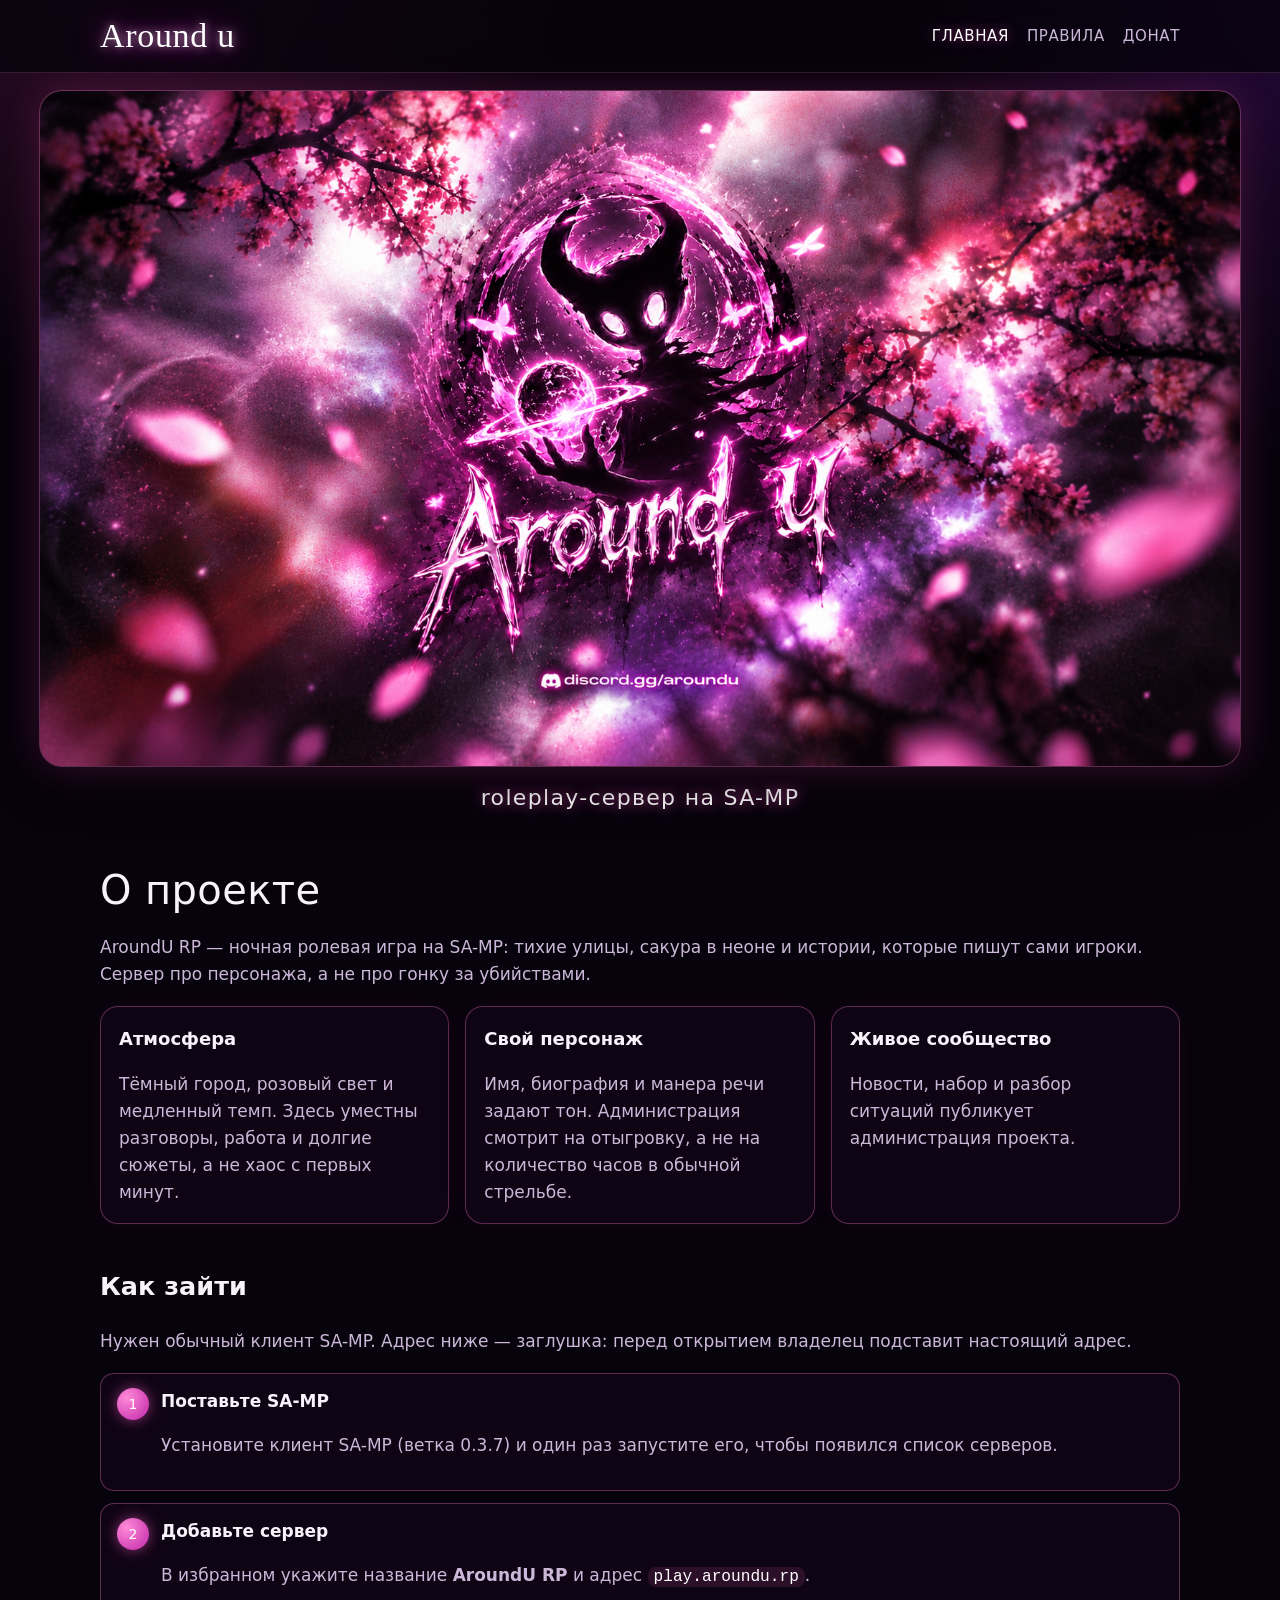
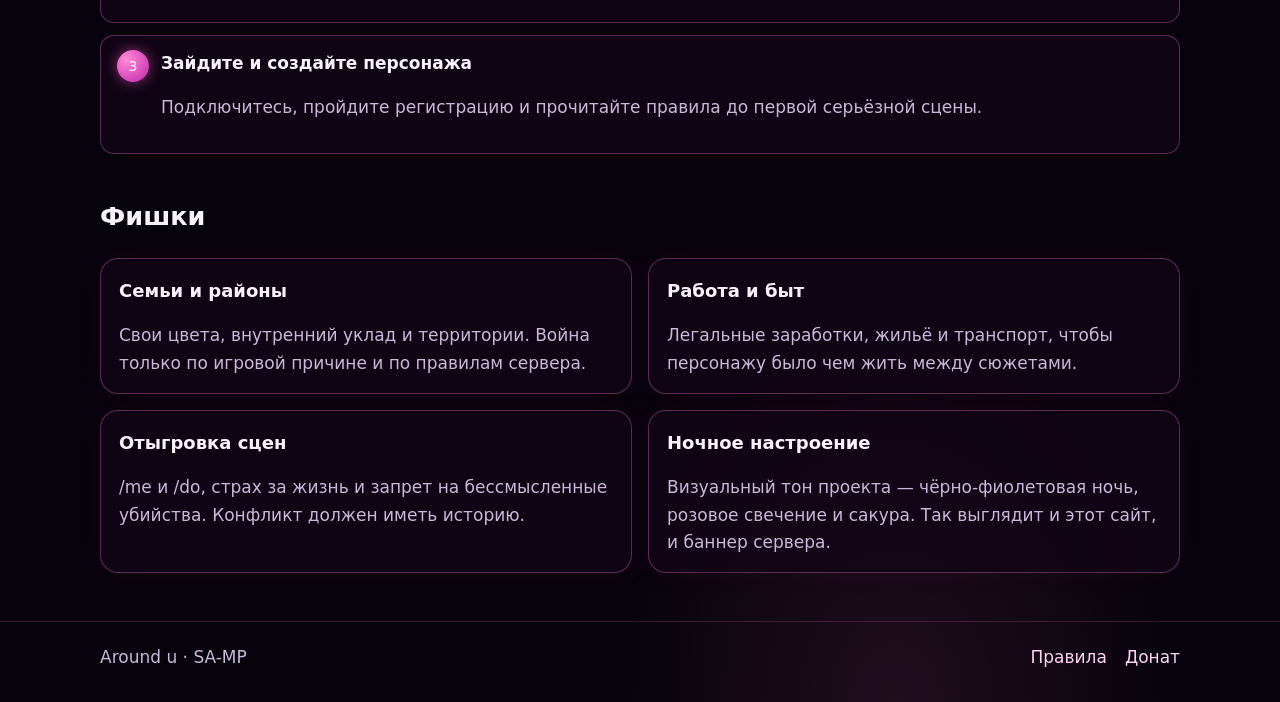
<file: index.html>
<!DOCTYPE html>
<html lang="ru">
<head>
  <meta charset="utf-8">
  <meta name="viewport" content="width=device-width, initial-scale=1">
  <title>AroundU RP — главная</title>
  <link rel="stylesheet" href="styles.css">
</head>
<body>
  <header class="site-header">
    <div class="wrap header-inner">
      <a class="wordmark" href="index.html">Around u</a>
      <nav class="nav" aria-label="Разделы">
        <a href="index.html" aria-current="page">Главная</a>
        <a href="rules.html">Правила</a>
        <a href="donate.html">Донат</a>
      </nav>
    </div>
  </header>

  <div class="hero" role="img" aria-label="Баннер Around u: ночь, сакура и неоновое свечение"></div>
  <p class="hero-caption">roleplay-сервер на SA-MP</p>

  <main>
    <section class="wrap section" id="about">
      <h1>О проекте</h1>
      <p class="lead">AroundU RP — ночная ролевая игра на SA-MP: тихие улицы, сакура в неоне и истории, которые пишут сами игроки. Сервер про персонажа, а не про гонку за убийствами.</p>
      <div class="grid grid-3">
        <article class="card">
          <h2>Атмосфера</h2>
          <p class="muted">Тёмный город, розовый свет и медленный темп. Здесь уместны разговоры, работа и долгие сюжеты, а не хаос с первых минут.</p>
        </article>
        <article class="card">
          <h2>Свой персонаж</h2>
          <p class="muted">Имя, биография и манера речи задают тон. Администрация смотрит на отыгровку, а не на количество часов в обычной стрельбе.</p>
        </article>
        <article class="card">
          <h2>Живое сообщество</h2>
          <p class="muted">Новости, набор и разбор ситуаций публикует администрация проекта.</p>
        </article>
      </div>
    </section>

    <section class="wrap section" id="join">
      <h2>Как зайти</h2>
      <p class="lead">Нужен обычный клиент SA-MP. Адрес ниже — заглушка: перед открытием владелец подставит настоящий адрес.</p>
      <ol class="steps">
        <li>
          <span class="step-num">1</span>
          <div>
            <strong>Поставьте SA-MP</strong>
            <p class="muted">Установите клиент SA-MP (ветка 0.3.7) и один раз запустите его, чтобы появился список серверов.</p>
          </div>
        </li>
        <li>
          <span class="step-num">2</span>
          <div>
            <strong>Добавьте сервер</strong>
            <p class="muted">В избранном укажите название <strong>AroundU RP</strong> и адрес <span class="ip">play.aroundu.rp</span>.</p>
          </div>
        </li>
        <li>
          <span class="step-num">3</span>
          <div>
            <strong>Зайдите и создайте персонажа</strong>
            <p class="muted">Подключитесь, пройдите регистрацию и прочитайте правила до первой серьёзной сцены.</p>
          </div>
        </li>
      </ol>
    </section>

    <section class="wrap section" id="features">
      <h2>Фишки</h2>
      <div class="grid grid-2">
        <article class="card">
          <h3>Семьи и районы</h3>
          <p class="muted">Свои цвета, внутренний уклад и территории. Война только по игровой причине и по правилам сервера.</p>
        </article>
        <article class="card">
          <h3>Работа и быт</h3>
          <p class="muted">Легальные заработки, жильё и транспорт, чтобы персонажу было чем жить между сюжетами.</p>
        </article>
        <article class="card">
          <h3>Отыгровка сцен</h3>
          <p class="muted">/me и /do, страх за жизнь и запрет на бессмысленные убийства. Конфликт должен иметь историю.</p>
        </article>
        <article class="card">
          <h3>Ночное настроение</h3>
          <p class="muted">Визуальный тон проекта — чёрно-фиолетовая ночь, розовое свечение и сакура. Так выглядит и этот сайт, и баннер сервера.</p>
        </article>
      </div>
    </section>
  </main>

  <footer class="site-footer">
    <div class="wrap footer-inner">
      <span>Around u · SA-MP</span>
      <nav class="footer-links" aria-label="Подвал">
        <a href="rules.html">Правила</a>
        <a href="donate.html">Донат</a>
      </nav>
    </div>
  </footer>
  <script src="petals.js"></script>
</body>
</html>
</file>
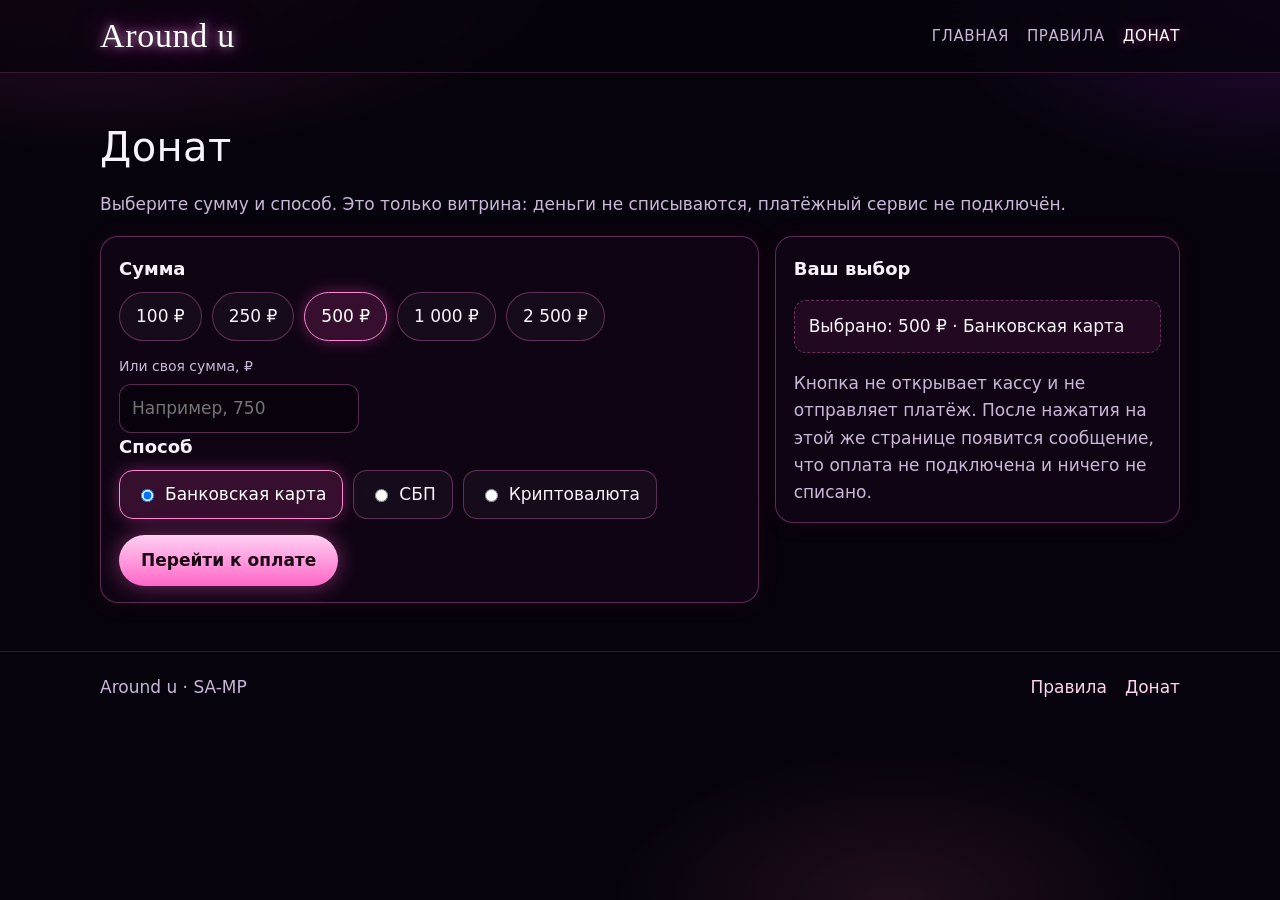
<file: donate.html>
<!DOCTYPE html>
<html lang="ru">
<head>
  <meta charset="utf-8">
  <meta name="viewport" content="width=device-width, initial-scale=1">
  <title>AroundU RP — донат</title>
  <link rel="stylesheet" href="styles.css">
</head>
<body>
  <header class="site-header">
    <div class="wrap header-inner">
      <a class="wordmark" href="index.html">Around u</a>
      <nav class="nav" aria-label="Разделы">
        <a href="index.html">Главная</a>
        <a href="rules.html">Правила</a>
        <a href="donate.html" aria-current="page">Донат</a>
      </nav>
    </div>
  </header>

  <main class="wrap section">
    <h1 class="page-title">Донат</h1>
    <p class="lead">Выберите сумму и способ. Это только витрина: деньги не списываются, платёжный сервис не подключён.</p>

    <form id="donate-form" class="donate-layout" action="#" method="get" novalidate>
      <div class="card">
        <h2>Сумма</h2>
        <div class="amounts" role="group" aria-label="Готовые суммы">
          <button type="button" class="amount" data-amount="100">100 ₽</button>
          <button type="button" class="amount" data-amount="250">250 ₽</button>
          <button type="button" class="amount is-selected" data-amount="500">500 ₽</button>
          <button type="button" class="amount" data-amount="1000">1 000 ₽</button>
          <button type="button" class="amount" data-amount="2500">2 500 ₽</button>
        </div>
        <div class="field">
          <label for="custom-amount">Или своя сумма, ₽</label>
          <input id="custom-amount" name="custom" type="number" inputmode="numeric" min="1" step="1" placeholder="Например, 750">
        </div>

        <h2 class="block-title">Способ</h2>
        <div class="methods">
          <label class="method">
            <input type="radio" name="method" value="card" checked>
            Банковская карта
          </label>
          <label class="method">
            <input type="radio" name="method" value="sbp">
            СБП
          </label>
          <label class="method">
            <input type="radio" name="method" value="crypto">
            Криптовалюта
          </label>
        </div>

        <button type="submit" class="pay" id="pay-button">Перейти к оплате</button>
        <p id="pay-notice" class="notice" hidden role="status" aria-live="polite"></p>
      </div>

      <aside class="card">
        <h2>Ваш выбор</h2>
        <p id="choice-summary" class="choice">Выбрано: 500 ₽ · Банковская карта</p>
        <p class="muted">Кнопка не открывает кассу и не отправляет платёж. После нажатия на этой же странице появится сообщение, что оплата не подключена и ничего не списано.</p>
      </aside>
    </form>
  </main>

  <footer class="site-footer">
    <div class="wrap footer-inner">
      <span>Around u · SA-MP</span>
      <nav class="footer-links" aria-label="Подвал">
        <a href="rules.html">Правила</a>
        <a href="donate.html">Донат</a>
      </nav>
    </div>
  </footer>
  <script src="donate.js"></script>
  <script src="petals.js"></script>
</body>
</html>
</file>
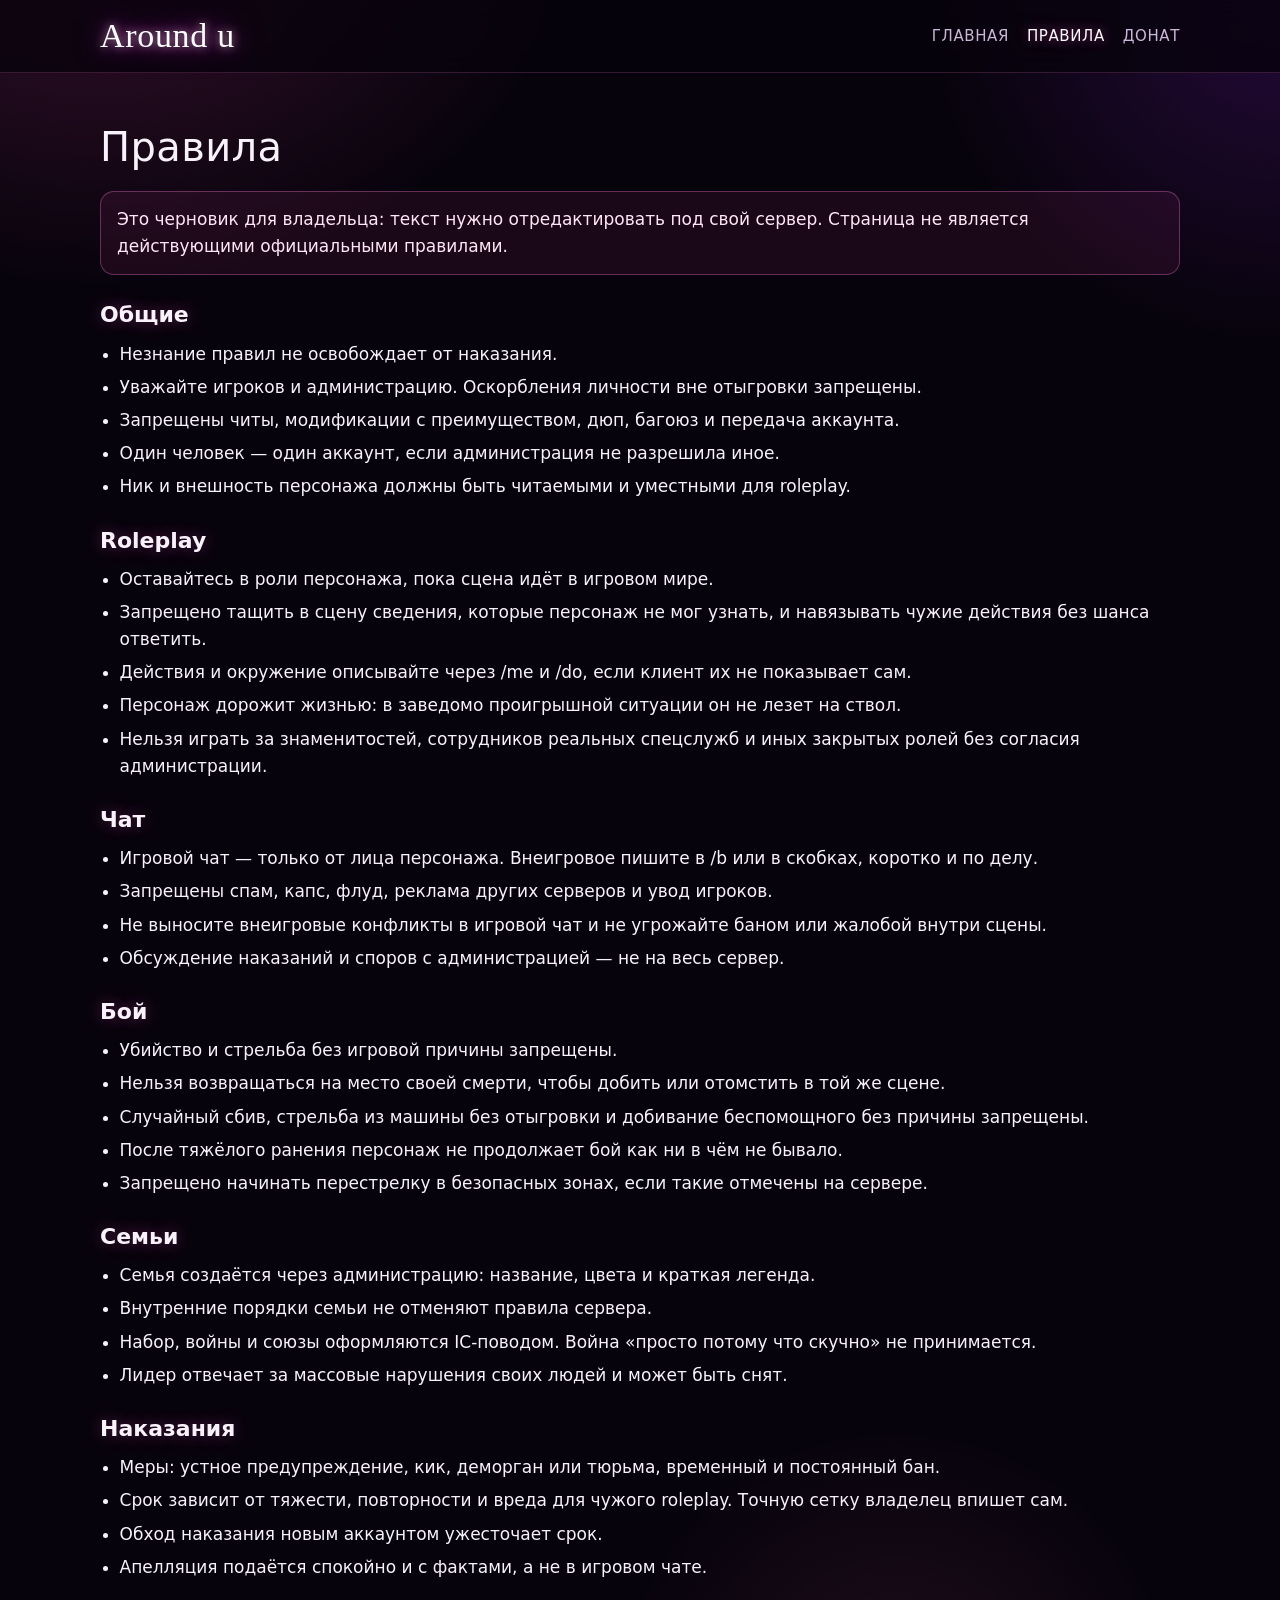
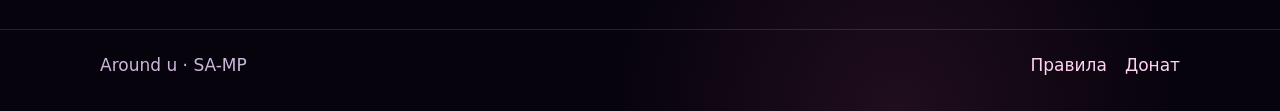
<file: rules.html>
<!DOCTYPE html>
<html lang="ru">
<head>
  <meta charset="utf-8">
  <meta name="viewport" content="width=device-width, initial-scale=1">
  <title>AroundU RP — правила</title>
  <link rel="stylesheet" href="styles.css">
</head>
<body>
  <header class="site-header">
    <div class="wrap header-inner">
      <a class="wordmark" href="index.html">Around u</a>
      <nav class="nav" aria-label="Разделы">
        <a href="index.html">Главная</a>
        <a href="rules.html" aria-current="page">Правила</a>
        <a href="donate.html">Донат</a>
      </nav>
    </div>
  </header>

  <main class="wrap section">
    <h1 class="page-title">Правила</h1>
    <p class="note">Это черновик для владельца: текст нужно отредактировать под свой сервер. Страница не является действующими официальными правилами.</p>

    <section class="rules-block">
      <h2>Общие</h2>
      <ul>
        <li>Незнание правил не освобождает от наказания.</li>
        <li>Уважайте игроков и администрацию. Оскорбления личности вне отыгровки запрещены.</li>
        <li>Запрещены читы, модификации с преимуществом, дюп, багоюз и передача аккаунта.</li>
        <li>Один человек — один аккаунт, если администрация не разрешила иное.</li>
        <li>Ник и внешность персонажа должны быть читаемыми и уместными для roleplay.</li>
      </ul>
    </section>

    <section class="rules-block">
      <h2>Roleplay</h2>
      <ul>
        <li>Оставайтесь в роли персонажа, пока сцена идёт в игровом мире.</li>
        <li>Запрещено тащить в сцену сведения, которые персонаж не мог узнать, и навязывать чужие действия без шанса ответить.</li>
        <li>Действия и окружение описывайте через /me и /do, если клиент их не показывает сам.</li>
        <li>Персонаж дорожит жизнью: в заведомо проигрышной ситуации он не лезет на ствол.</li>
        <li>Нельзя играть за знаменитостей, сотрудников реальных спецслужб и иных закрытых ролей без согласия администрации.</li>
      </ul>
    </section>

    <section class="rules-block">
      <h2>Чат</h2>
      <ul>
        <li>Игровой чат — только от лица персонажа. Внеигровое пишите в /b или в скобках, коротко и по делу.</li>
        <li>Запрещены спам, капс, флуд, реклама других серверов и увод игроков.</li>
        <li>Не выносите внеигровые конфликты в игровой чат и не угрожайте баном или жалобой внутри сцены.</li>
        <li>Обсуждение наказаний и споров с администрацией — не на весь сервер.</li>
      </ul>
    </section>

    <section class="rules-block">
      <h2>Бой</h2>
      <ul>
        <li>Убийство и стрельба без игровой причины запрещены.</li>
        <li>Нельзя возвращаться на место своей смерти, чтобы добить или отомстить в той же сцене.</li>
        <li>Случайный сбив, стрельба из машины без отыгровки и добивание беспомощного без причины запрещены.</li>
        <li>После тяжёлого ранения персонаж не продолжает бой как ни в чём не бывало.</li>
        <li>Запрещено начинать перестрелку в безопасных зонах, если такие отмечены на сервере.</li>
      </ul>
    </section>

    <section class="rules-block">
      <h2>Семьи</h2>
      <ul>
        <li>Семья создаётся через администрацию: название, цвета и краткая легенда.</li>
        <li>Внутренние порядки семьи не отменяют правила сервера.</li>
        <li>Набор, войны и союзы оформляются IC-поводом. Война «просто потому что скучно» не принимается.</li>
        <li>Лидер отвечает за массовые нарушения своих людей и может быть снят.</li>
      </ul>
    </section>

    <section class="rules-block">
      <h2>Наказания</h2>
      <ul>
        <li>Меры: устное предупреждение, кик, деморган или тюрьма, временный и постоянный бан.</li>
        <li>Срок зависит от тяжести, повторности и вреда для чужого roleplay. Точную сетку владелец впишет сам.</li>
        <li>Обход наказания новым аккаунтом ужесточает срок.</li>
        <li>Апелляция подаётся спокойно и с фактами, а не в игровом чате.</li>
      </ul>
    </section>
  </main>

  <footer class="site-footer">
    <div class="wrap footer-inner">
      <span>Around u · SA-MP</span>
      <nav class="footer-links" aria-label="Подвал">
        <a href="rules.html">Правила</a>
        <a href="donate.html">Донат</a>
      </nav>
    </div>
  </footer>
  <script src="petals.js"></script>
</body>
</html>
</file>
<file: styles.css>
/* AroundU RP — static site. System fonts only, no CDN. */
:root {
  --bg: #07030c;
  --bg-soft: #120816;
  --card: rgba(18, 6, 24, 0.78);
  --line: rgba(255, 126, 214, 0.32);
  --text: #f8f2fb;
  --muted: #cbb8d8;
  --pink: #ff5ec8;
  --magenta: #e24bff;
  --glow: rgba(255, 90, 200, 0.55);
  --shadow: 0 18px 50px rgba(0, 0, 0, 0.45);
  --radius: 18px;
  --max: 1080px;
  --font: system-ui, -apple-system, "Segoe UI", Roboto, "Helvetica Neue", Arial, sans-serif;
  --script: "Snell Roundhand", "Apple Chancery", "Segoe Script", "Lucida Handwriting", "URW Chancery L", cursive;
  --mono: ui-monospace, "Cascadia Mono", "Segoe UI Mono", Menlo, Consolas, monospace;
}

*,
*::before,
*::after {
  box-sizing: border-box;
}

html {
  scroll-behavior: smooth;
}

body {
  margin: 0;
  min-height: 100vh;
  color: var(--text);
  font-family: var(--font);
  font-size: 17px;
  line-height: 1.6;
  background:
    radial-gradient(ellipse 70% 45% at 8% -8%, rgba(255, 70, 180, 0.22), transparent 55%),
    radial-gradient(ellipse 55% 40% at 100% 0%, rgba(168, 40, 255, 0.18), transparent 50%),
    radial-gradient(ellipse 40% 30% at 70% 100%, rgba(255, 110, 180, 0.1), transparent 55%),
    var(--bg);
}

img {
  max-width: 100%;
  display: block;
}

a {
  color: #ffd0f2;
  text-decoration-thickness: 1px;
  text-underline-offset: 3px;
}

a:hover {
  color: #fff;
}

.wrap {
  width: min(var(--max), calc(100% - 32px));
  margin-inline: auto;
}

.site-header {
  position: sticky;
  top: 0;
  z-index: 20;
  backdrop-filter: blur(14px);
  background: rgba(7, 3, 12, 0.78);
  border-bottom: 1px solid rgba(255, 126, 214, 0.18);
}

.header-inner {
  display: flex;
  align-items: center;
  justify-content: space-between;
  gap: 16px;
  min-height: 72px;
}

.wordmark {
  font-family: var(--script);
  font-weight: 300;
  font-size: 34px;
  line-height: 1;
  letter-spacing: 0.02em;
  color: #fff;
  text-decoration: none;
  text-shadow:
    0 0 8px rgba(255, 255, 255, 0.45),
    0 0 16px var(--glow),
    0 0 32px rgba(226, 75, 255, 0.65);
}

.wordmark:hover {
  color: #fff;
}

.nav {
  display: flex;
  flex-wrap: wrap;
  gap: 8px 18px;
}

.nav a {
  color: var(--muted);
  text-decoration: none;
  font-size: 15px;
  letter-spacing: 0.04em;
  text-transform: uppercase;
}

.nav a:hover,
.nav a[aria-current="page"] {
  color: #fff;
  text-shadow: 0 0 12px var(--glow);
}

.hero {
  position: relative;
  width: min(1200px, calc(100% - 24px));
  margin: 18px auto 0;
  aspect-ratio: 1672 / 941;
  border-radius: 22px;
  overflow: hidden;
  background:
    #07030c
    url("assets/banner.png")
    center / cover
    no-repeat;
  box-shadow:
    0 0 0 1px rgba(255, 140, 220, 0.28),
    0 0 40px rgba(255, 70, 180, 0.22),
    var(--shadow);
}

.hero-caption {
  margin: 14px auto 0;
  width: min(var(--max), calc(100% - 32px));
  text-align: center;
  font-size: clamp(16px, 2.2vw, 22px);
  letter-spacing: 0.06em;
  color: #fff;
  text-shadow: 0 0 14px rgba(255, 90, 200, 0.8);
}

h2.block-title {
  margin-top: 22px;
}

main {
  padding-bottom: 48px;
}

.section {
  margin-top: 42px;
}

.section h1,
.page-title {
  margin: 0 0 12px;
  font-size: clamp(28px, 4vw, 40px);
  font-weight: 500;
  letter-spacing: 0.01em;
}

.lead,
.note {
  color: var(--muted);
  margin: 0 0 18px;
}

.note {
  padding: 14px 16px;
  border: 1px solid var(--line);
  border-radius: 14px;
  background: rgba(255, 80, 180, 0.08);
  color: #ffe6f7;
}

.grid {
  display: grid;
  gap: 16px;
}

.grid-3 {
  grid-template-columns: repeat(3, 1fr);
}

.grid-2 {
  grid-template-columns: repeat(2, 1fr);
}

.card {
  background: var(--card);
  border: 1px solid var(--line);
  border-radius: var(--radius);
  padding: 18px 18px 16px;
  box-shadow: 0 0 24px rgba(180, 40, 120, 0.08);
}

.card h2,
.card h3 {
  margin: 0 0 8px;
  font-size: 18px;
  font-weight: 600;
}

.card p:last-child,
.rules-block ul {
  margin-bottom: 0;
}

.muted {
  color: var(--muted);
}

.steps {
  list-style: none;
  margin: 0;
  padding: 0;
  display: grid;
  gap: 12px;
}

.steps li {
  display: grid;
  grid-template-columns: auto 1fr;
  gap: 12px;
  align-items: start;
  background: var(--card);
  border: 1px solid var(--line);
  border-radius: 14px;
  padding: 14px 16px;
}

.step-num {
  width: 32px;
  height: 32px;
  border-radius: 50%;
  display: grid;
  place-items: center;
  font-size: 14px;
  color: #fff;
  background: radial-gradient(circle at 30% 30%, #ff8ad8, #c026a8);
  box-shadow: 0 0 14px var(--glow);
}

.ip {
  font-family: var(--mono);
  font-size: 0.95em;
  color: #fff;
  background: rgba(255, 90, 190, 0.12);
  border-radius: 8px;
  padding: 1px 6px;
}

.rules-block {
  margin-top: 22px;
}

.rules-block h2 {
  margin: 0 0 8px;
  font-size: 22px;
  font-weight: 600;
  text-shadow: 0 0 16px rgba(255, 90, 200, 0.35);
}

.rules-block ul {
  margin: 0;
  padding-left: 1.15em;
}

.rules-block li + li {
  margin-top: 6px;
}

.donate-layout {
  display: grid;
  grid-template-columns: 1.3fr 0.8fr;
  gap: 16px;
  align-items: start;
}

.amounts,
.methods {
  display: flex;
  flex-wrap: wrap;
  gap: 10px;
}

.amount,
.method {
  appearance: none;
  border: 1px solid var(--line);
  background: rgba(255, 255, 255, 0.03);
  color: var(--text);
  font: inherit;
  border-radius: 999px;
  padding: 10px 16px;
  cursor: pointer;
}

.method {
  border-radius: 14px;
  display: flex;
  gap: 8px;
  align-items: center;
}

.amount.is-selected,
.method:has(input:checked) {
  border-color: #ff8ad4;
  background: rgba(255, 70, 180, 0.16);
  box-shadow: 0 0 16px rgba(255, 80, 190, 0.35);
  color: #fff;
}

.field {
  margin-top: 14px;
}

.field label {
  display: block;
  margin-bottom: 6px;
  color: var(--muted);
  font-size: 14px;
}

input[type="number"] {
  width: min(240px, 100%);
  font: inherit;
  color: var(--text);
  background: rgba(0, 0, 0, 0.35);
  border: 1px solid var(--line);
  border-radius: 12px;
  padding: 10px 12px;
}

input:focus-visible,
button:focus-visible,
a:focus-visible {
  outline: 2px solid #ff9adf;
  outline-offset: 3px;
}

.choice {
  margin-top: 16px;
  padding: 12px 14px;
  border-radius: 12px;
  background: rgba(255, 90, 190, 0.08);
  border: 1px dashed var(--line);
}

.pay {
  margin-top: 16px;
  font: inherit;
  cursor: pointer;
  color: #1a0614;
  background: linear-gradient(180deg, #ffd0f4, #ff67c8);
  border: 0;
  border-radius: 999px;
  padding: 12px 22px;
  font-weight: 700;
  box-shadow: 0 0 22px rgba(255, 90, 190, 0.45);
}

.pay:hover {
  filter: brightness(1.05);
}

.notice {
  margin-top: 14px;
  padding: 12px 14px;
  border-radius: 12px;
  background: rgba(40, 10, 28, 0.9);
  border: 1px solid #ff8ad4;
  color: #ffe8f8;
}

.notice[hidden] {
  display: none;
}

.site-footer {
  border-top: 1px solid rgba(255, 126, 214, 0.18);
  padding: 22px 0 32px;
  color: var(--muted);
}

.footer-inner {
  display: flex;
  flex-wrap: wrap;
  gap: 10px 18px;
  align-items: center;
  justify-content: space-between;
}

.footer-links {
  display: flex;
  flex-wrap: wrap;
  gap: 12px 18px;
}

.footer-links a {
  color: #ffd4f3;
  text-decoration: none;
}

.footer-links a:hover {
  text-shadow: 0 0 10px var(--glow);
}

@media (max-width: 800px) {
  .grid-3,
  .grid-2,
  .donate-layout {
    grid-template-columns: 1fr;
  }

  .header-inner {
    align-items: flex-start;
    flex-direction: column;
    padding: 12px 0;
  }

  .wordmark {
    font-size: 30px;
  }

  .hero {
    width: calc(100% - 16px);
    border-radius: 16px;
  }
}

/* Falling sakura. The script builds the leaves; this only draws and moves them. */
.petals {
  position: fixed;
  inset: 0;
  overflow: hidden;
  pointer-events: none;
  z-index: 6;
}

.petal-fall {
  position: absolute;
  top: -14vh;
  animation-name: petal-fall;
  animation-timing-function: linear;
  animation-iteration-count: infinite;
}

.petal {
  display: block;
  background:
    radial-gradient(ellipse at 32% 30%, #fff 0%, #ffd6f2 26%, #ff6ec7 68%, #e24bff 100%);
  border-radius: 78% 8% 78% 8%;
  box-shadow: 0 0 10px rgba(255, 110, 200, 0.28);
  animation-name: petal-sway;
  animation-timing-function: ease-in-out;
  animation-iteration-count: infinite;
}

@keyframes petal-fall {
  0% {
    transform: translate3d(0, -8vh, 0) rotate(0deg);
  }
  100% {
    transform: translate3d(var(--drift), 120vh, 0) rotate(var(--spin));
  }
}

@keyframes petal-sway {
  0%,
  100% {
    transform: translate3d(0, 0, 0) rotate(-14deg);
  }
  50% {
    transform: translate3d(var(--sway), 8px, 0) rotate(16deg);
  }
}

@media (prefers-reduced-motion: reduce) {
  .petals {
    display: none;
  }
}
</file>
